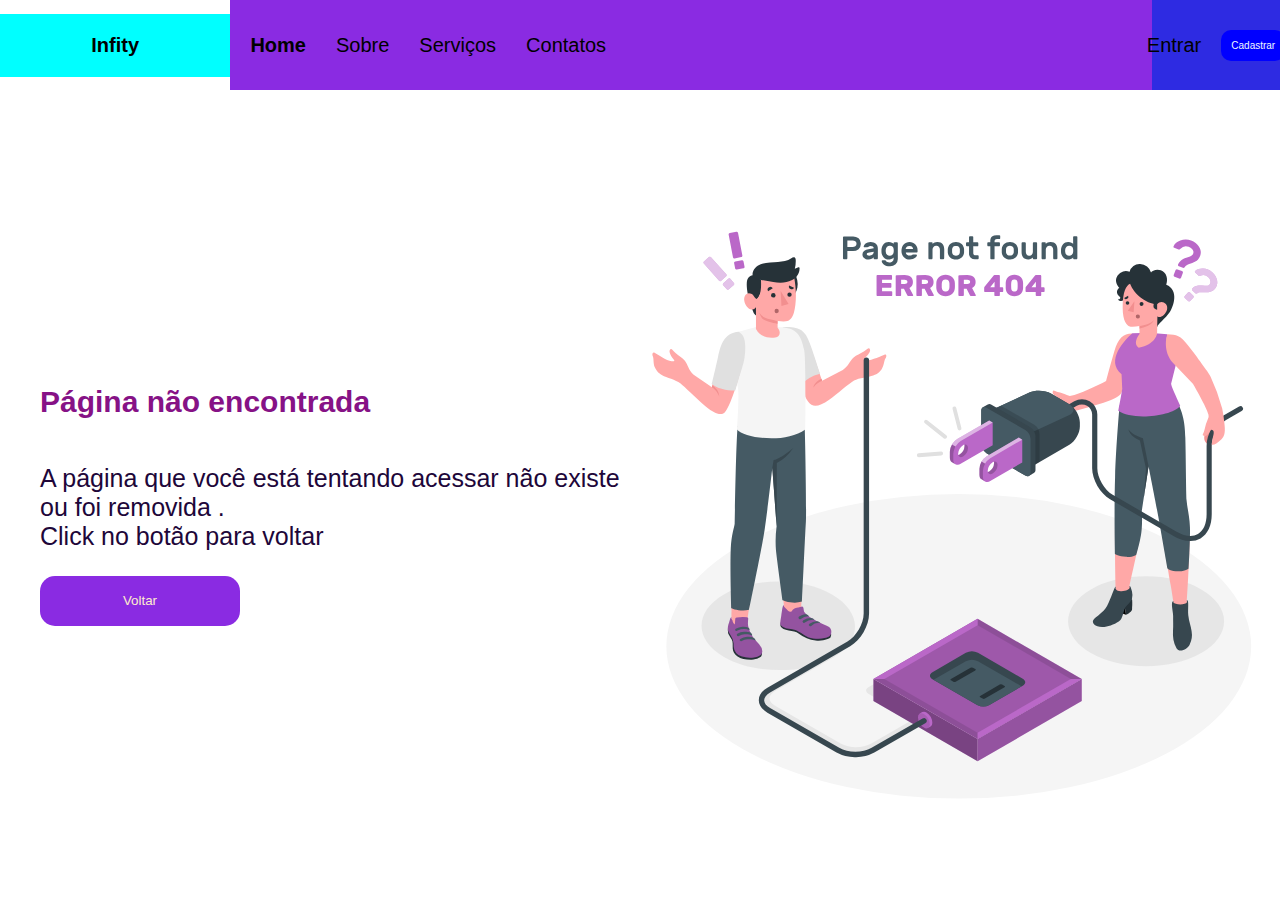
<file: aula-4/index.html>
<!DOCTYPE html>
<html lang="en">
<head>
    <meta charset="UTF-8">
    <meta name="viewport" content="width=device-width, initial-scale=1.0">
    <link rel="stylesheet" href="style.css">
    <title>Error Page</title>
</head>
<body>
    <div class="container">
        <header>
            <div class="logo">
               <p>Infity</p>
            </div>
            <div class="navegacao">
               <nav>
                    <a href="" id="select">Home</a>
                    <a href="">Sobre</a>
                    <a href="">Serviços</a>
                    <a href="">Contatos</a>
               </nav>
            </div>
            <div class="btns">
                  <a href="">Entrar</a>
                  <button>Cadastrar</button>
            </div>

        </header>
        <main>
            <div class="esquerda">
              <h1>Página não encontrada </h1>
              <p>
                A página que você está tentando acessar não existe ou foi removida .<br> Click no botão para voltar 
              </p>
              <button>Voltar</button>
            </div>
            <div class="direita">
               <img src="./img/404-error-page-not-found-with-people-connecting-a-plug-animate.svg" width="700px" alt="error404">
            </div>
        </main>
    </div>
</body>
</html>
</file>
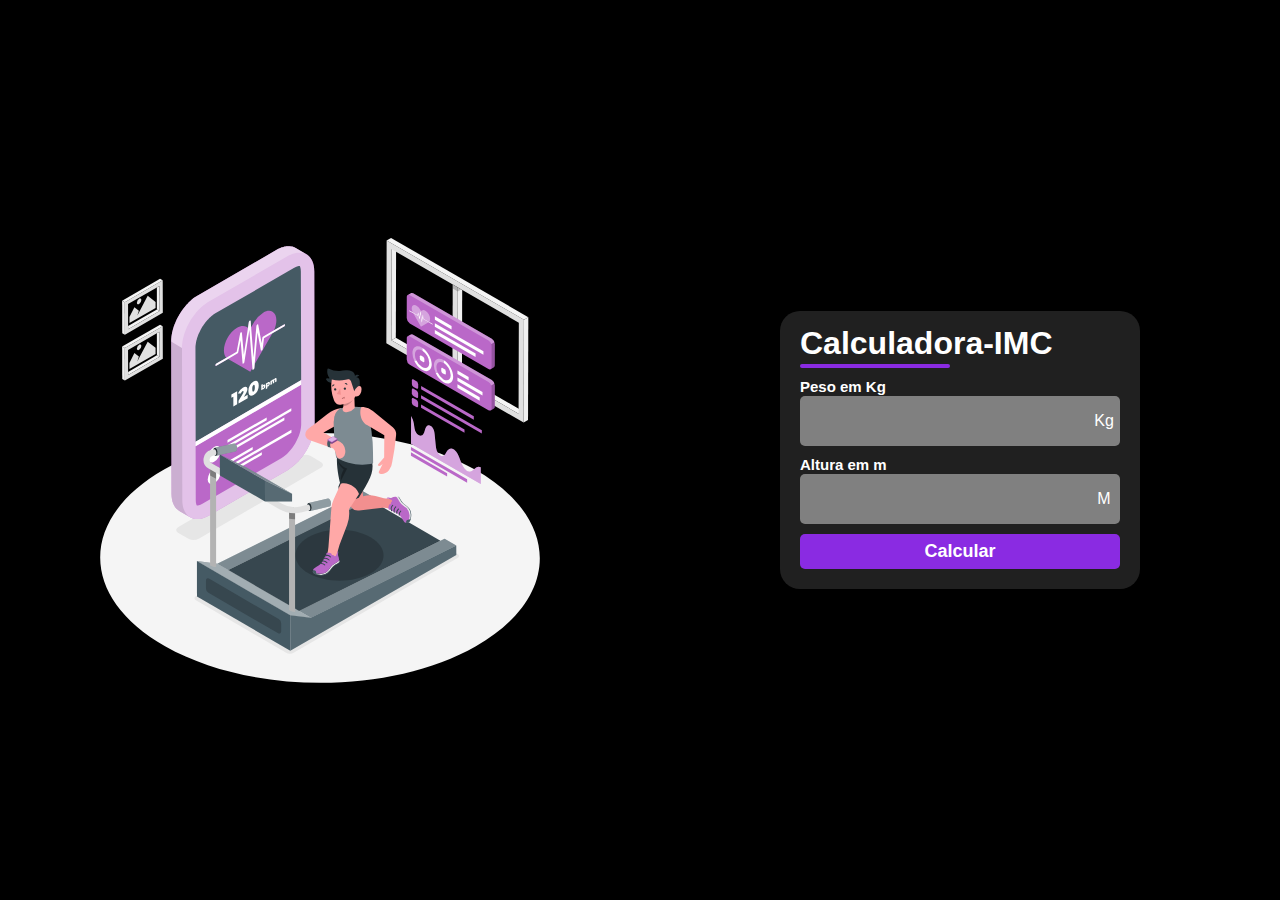
<file: aula-7/index.html>
<!DOCTYPE html>
<html lang="en">
<head>
    <meta charset="UTF-8">
    <meta name="viewport" content="width=device-width, initial-scale=1.0">
    <link rel="stylesheet" href="style.css">
    <link rel="stylesheet" href="https://cdnjs.cloudflare.com/ajax/libs/font-awesome/6.7.0/css/all.min.css" integrity="sha512-9xKTRVabjVeZmc+GUW8GgSmcREDunMM+Dt/GrzchfN8tkwHizc5RP4Ok/MXFFy5rIjJjzhndFScTceq5e6GvVQ==" crossorigin="anonymous" referrerpolicy="no-referrer" />
    <title>Calculadora IMC</title>
</head>
<body>
    <div class="container">
        <div class="esquerda">
<img src="./img/fitness-tracker-animate (1).svg" width="500px" alt="imagem animada">
        </div>
        <div class="direita">
            <div class="card">
            <div class="topo">
                <h1>Calculadora-IMC</h1>
                <div class="linha"></div>

            </div> 
            <div class="meio">
                <div class="inp">
                    <label for="peso">Peso em Kg</label>
                    <div class="campo">
                        <div class="icone">
                            <i class="fa-solid fa-weight-hanging"></i>
                        </div>
                        <div class="campo-input">
                            <input type="number" id="peso">
                        </div>
                        <div class="valor">
                           <p>Kg</p>
                        </div>
                    </div>
                </div>
                <div class="inp">
                    <label for="altura">Altura em m</label>
                    <div class="campo">
                        <div class="icone">
                            <i class="fa-solid fa-up-down"></i>
                        </div>
                        <div class="campo-input">
                            <input type="number" id="altura">
                        </div>
                        <div class="valor">
                            <p>M</p>
                        </div>
                    </div>
                </div>
                <button id="btn">Calcular</button>
            </div>
            <div class="fim" id="fim"></div>
          
           </div>
      </div>
       <script src="./script.js"></script> 
     </div>
</body>
</html>
</file>
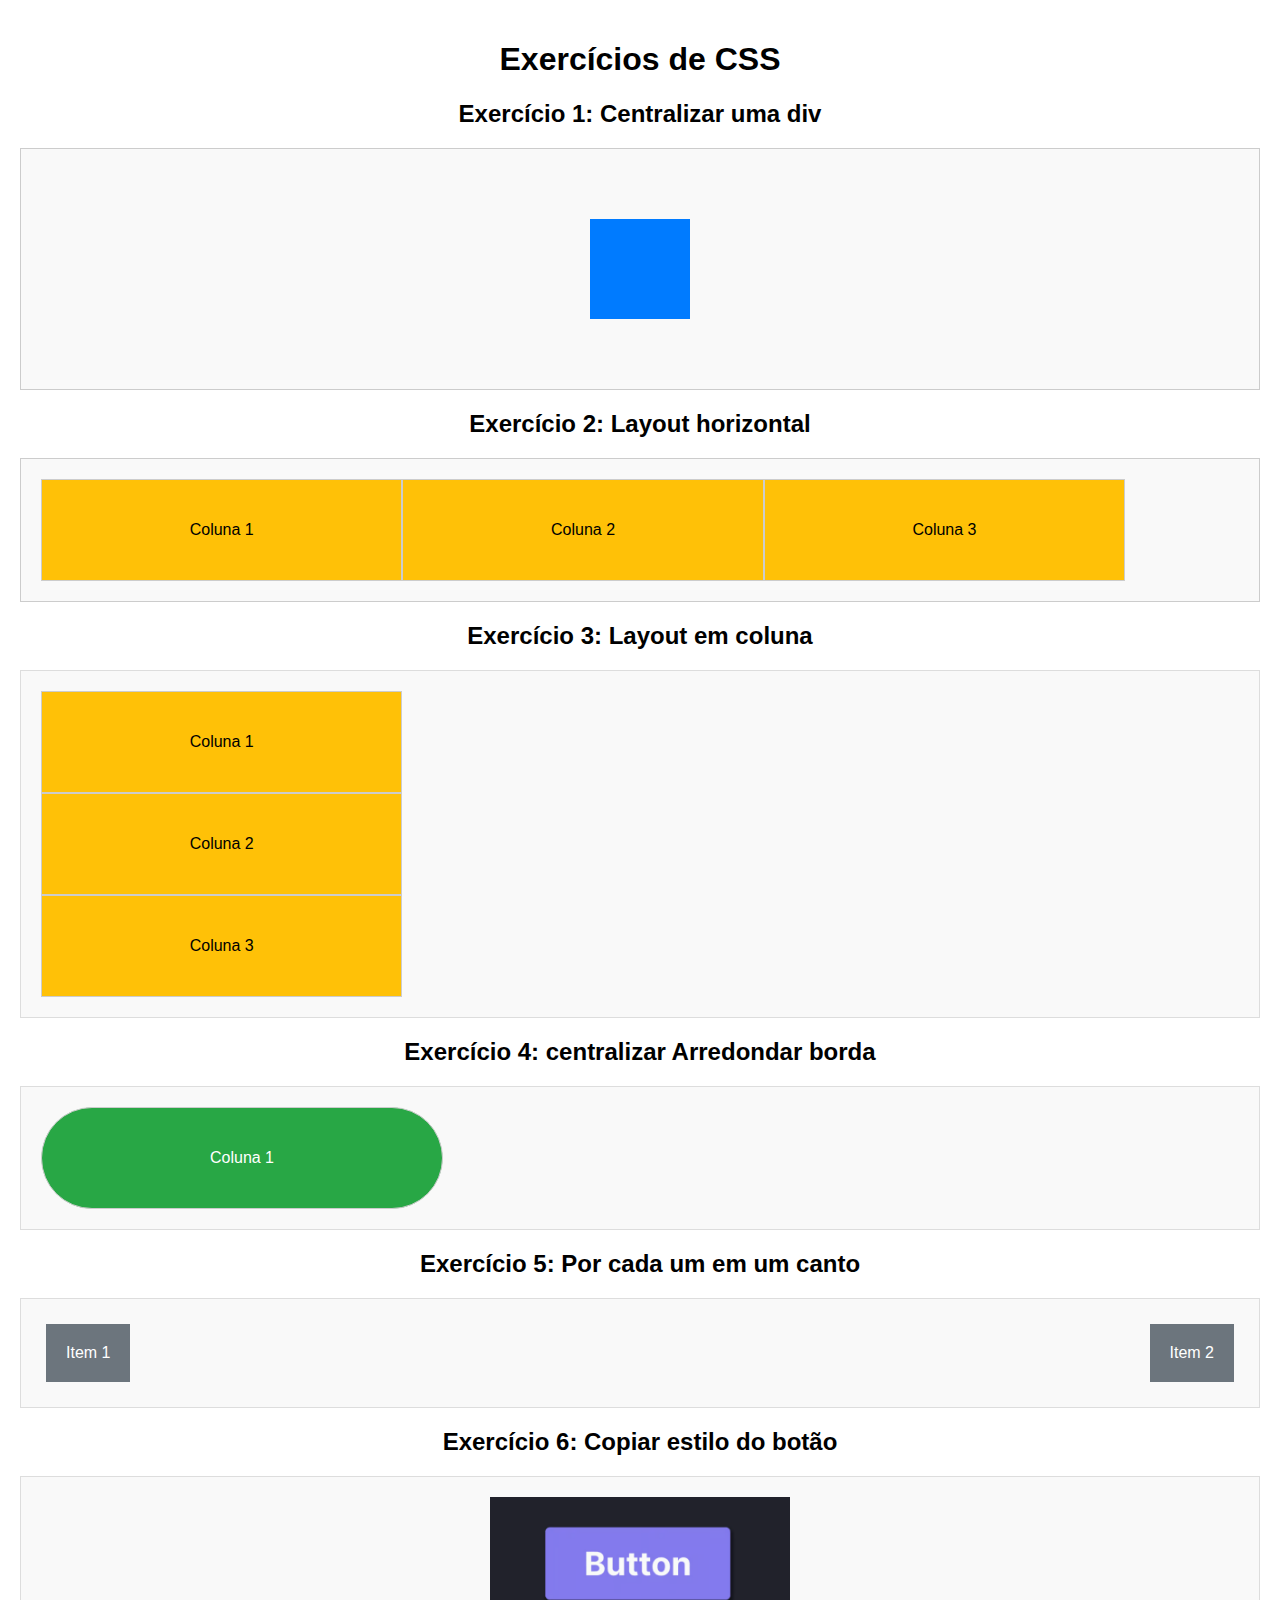
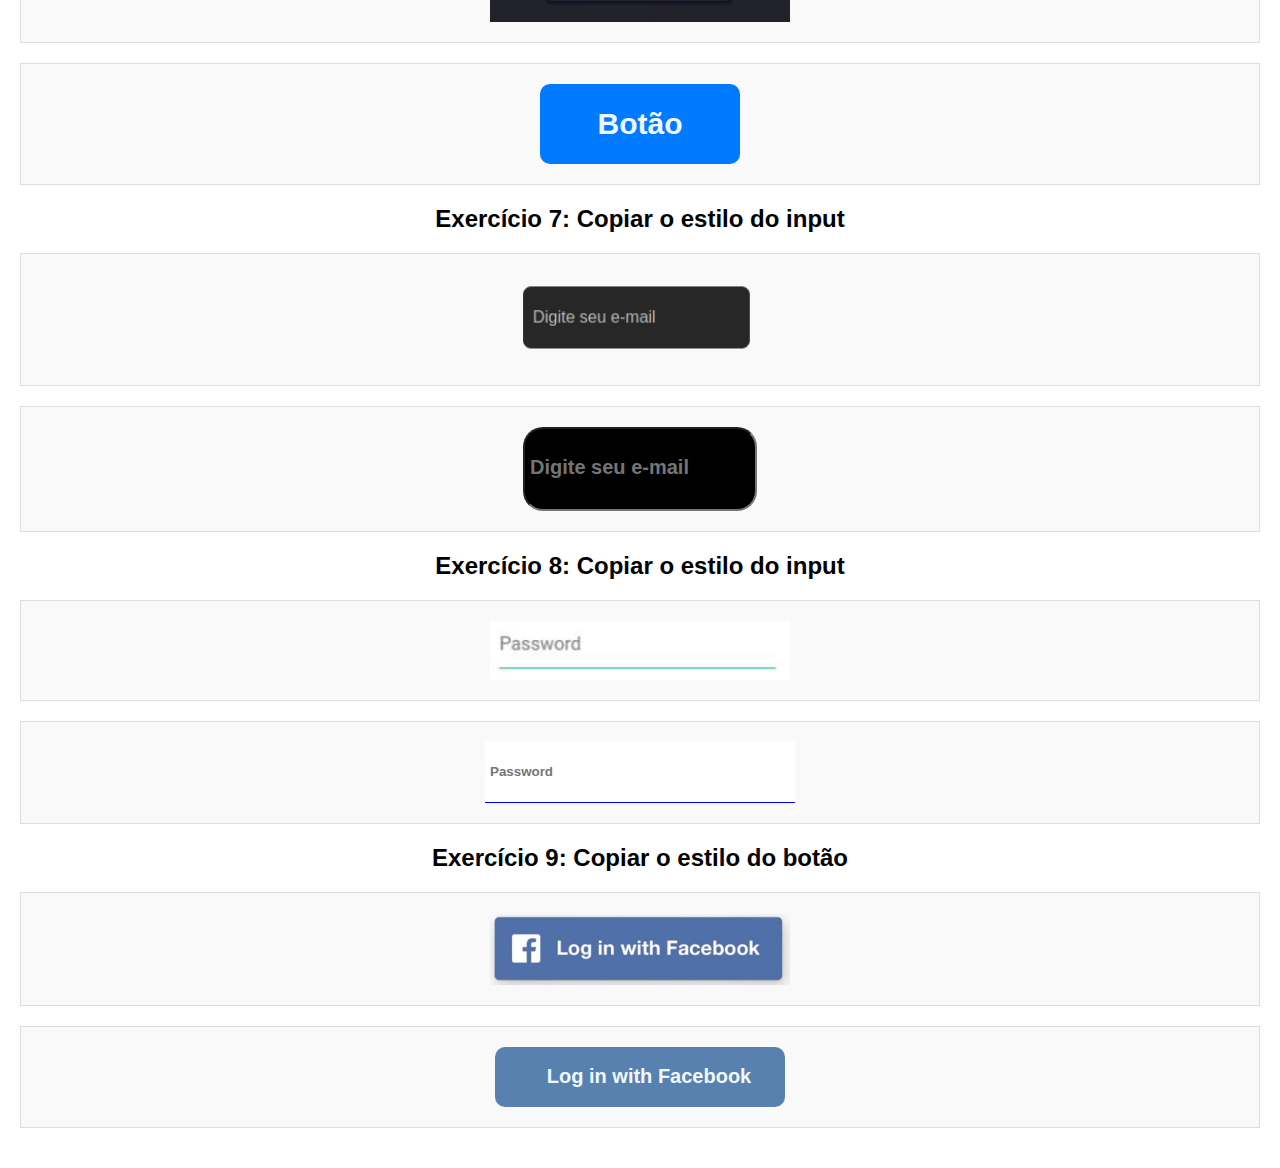
<file: css-pratica/index.html>
<!DOCTYPE html>
<html lang="en">
<head>
    <meta charset="UTF-8">
    <meta name="viewport" content="width=device-width, initial-scale=1.0">
    <link rel="stylesheet" href="https://cdnjs.cloudflare.com/ajax/libs/font-awesome/6.7.0/css/all.min.css" integrity="sha512-9xKTRVabjVeZmc+GUW8GgSmcREDunMM+Dt/GrzchfN8tkwHizc5RP4Ok/MXFFy5rIjJjzhndFScTceq5e6GvVQ==" crossorigin="anonymous" referrerpolicy="no-referrer" />
    <title>Exercícios de CSS</title>
    <link rel="stylesheet" href="styles.css">
</head>
<body>
    <h1>Exercícios de CSS</h1>

    <section>
        <h2>Exercício 1: Centralizar uma div</h2>
        <div class="exercise exercise1">
            <div class="box"></div>
        </div>
    </section>

    <section>
        <h2>Exercício 2: Layout horizontal</h2>
        <div class="exercise exercise2">
            <div class="column">Coluna 1</div>
            <div class="column">Coluna 2</div>
            <div class="column">Coluna 3</div>
        </div>
    </section>

    <section>
        <h2>Exercício 3: Layout em coluna</h2>
        <div class="exercise exercise3">
            <div class="column">Coluna 1</div>
            <div class="column">Coluna 2</div>
            <div class="column">Coluna 3</div>
        </div>
    </section>

    <section>
        <h2>Exercício 4: centralizar Arredondar borda</h2>
        <div class="exercise exercise4">
            <div class="column">Coluna 1</div>
        </div>
    </section>

    <section>
        <h2>Exercício 5: Por cada um em um canto</h2>
        <div class="exercise exercise5">
            <div class="flex-item">Item 1</div>
            <div class="flex-item">Item 2</div>
        </div>
    </section>

    <section>
        <h2>Exercício 6: Copiar estilo do botão</h2>
        <div class="exercise exercise6">
            <img src="./images//btn.png" width="300px"/>
        </div>
        <div class="exercise exercise6">
            <button>Botão</button>
        </div>
    </section>

    <section>
        <h2>Exercício 7: Copiar o estilo do input</h2>
        <div class="exercise exercise7">
            <img src="./images/input.png" width="300px"/>
        </div>
        <div class="exercise exercise7">
            <input type="text" placeholder="Digite seu e-mail">
        </div>
    </section>

    <section>
        <h2>Exercício 8: Copiar o estilo do input</h2>
        <div class="exercise exercise8">
            <img src="./images/image.png" width="300px"/>
        </div>
        <div class="exercise exercise8">
            <input type="text" placeholder="Password">
        </div>
    </section>

    <section>
        <h2>Exercício 9: Copiar o estilo do botão</h2>
        <div class="exercise exercise9">
            <img src="./images/image copy.png" width="300px"/>
        </div>
        <div class="exercise exercise9">
            <button>
                <div class="icone">
                    <i class="fa-brands fa-facebook"></i>
                </div>
                <div class="texto">
                    <p >Log in with Facebook</p>
                </div> 
            </button>
        </div>
    </section>


</body>
</html>
</file>
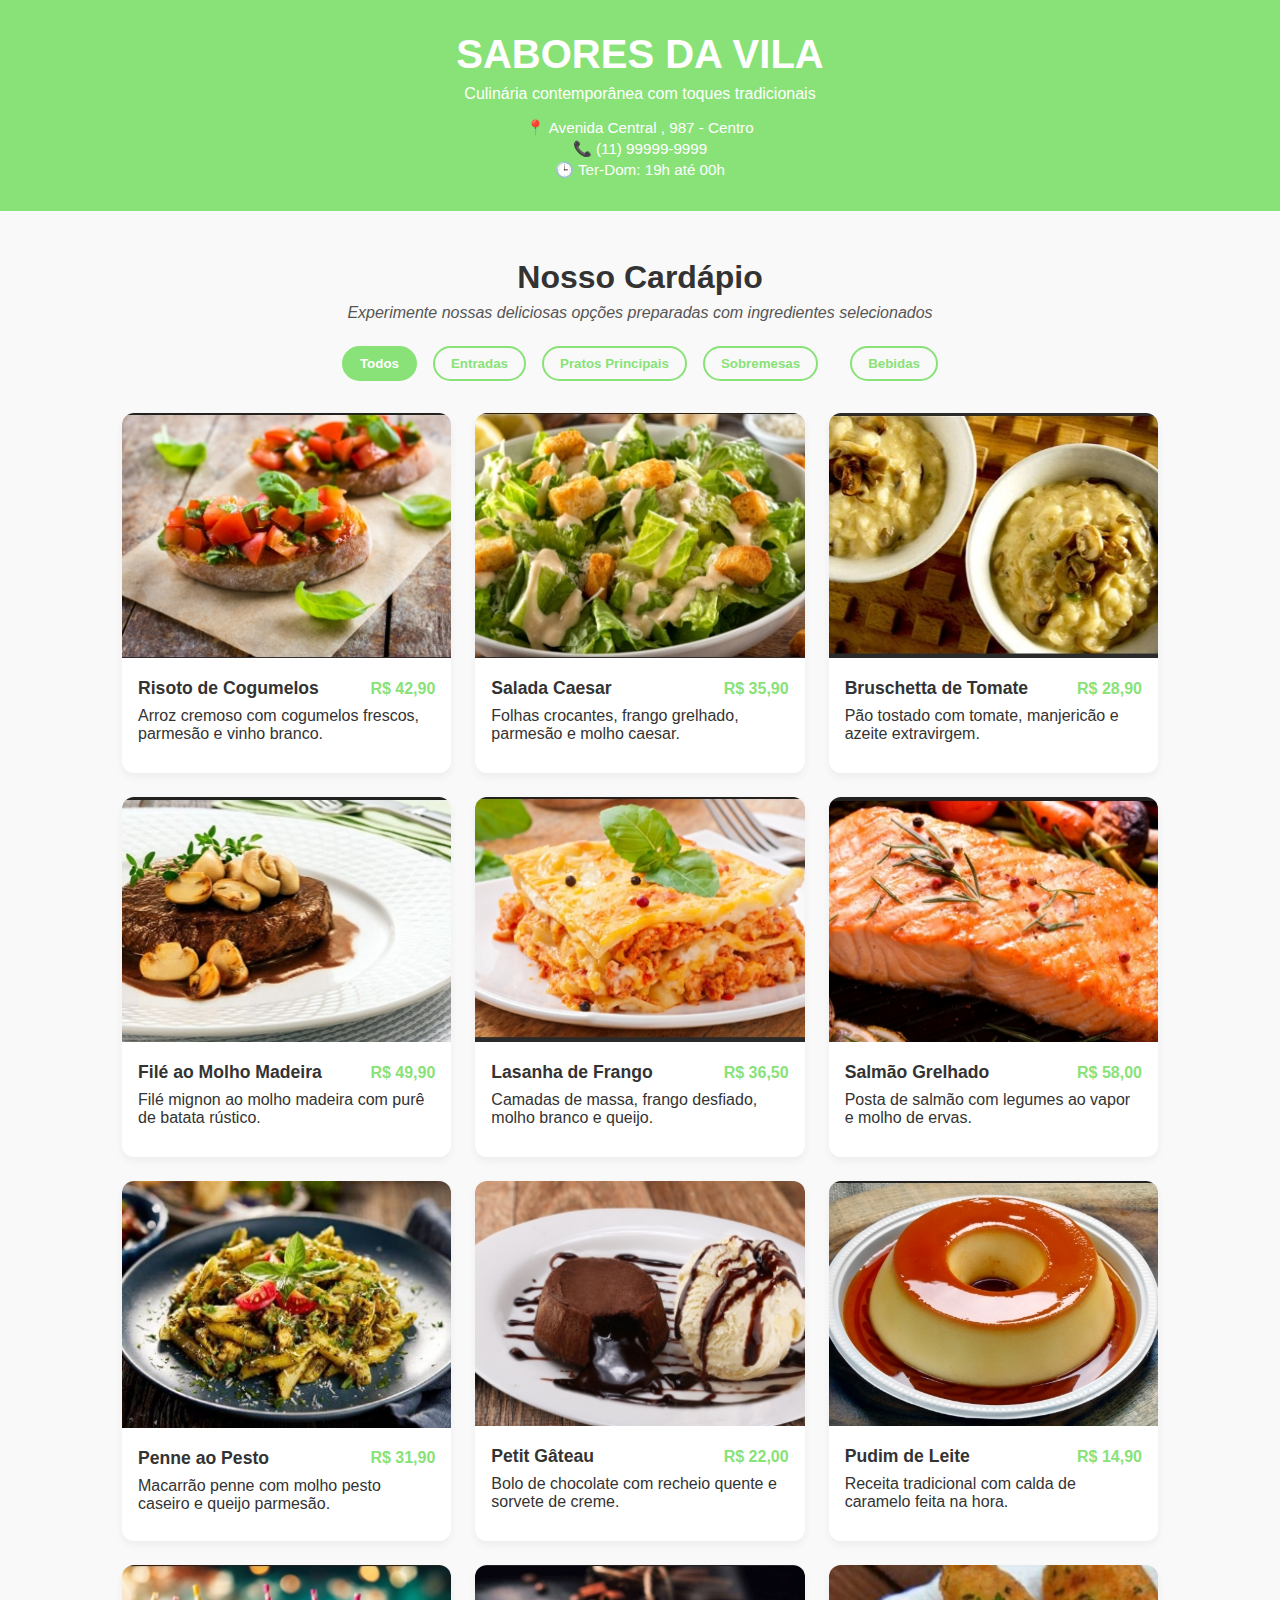
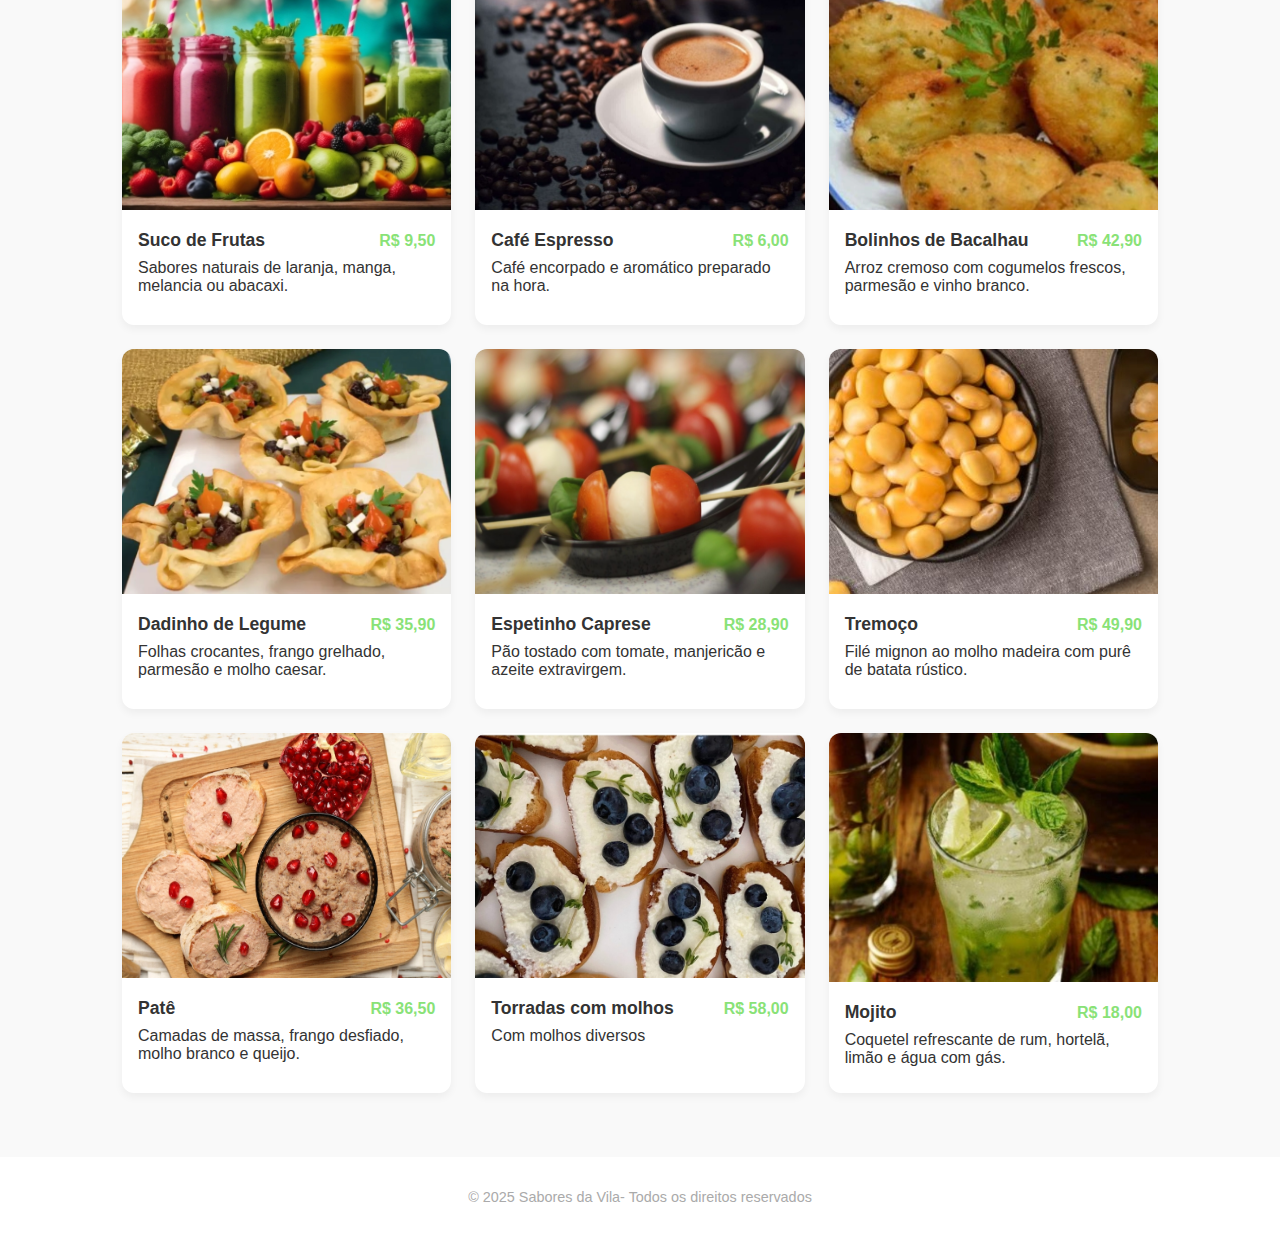
<file: desafio-html-css alteração link/index.html>
<!DOCTYPE html>
<html lang="pt-br">
  <head>
    <meta charset="UTF-8" />
    <meta name="viewport" content="width=device-width, initial-scale=1.0" />
    <title>Sabores da Vila</title>
   <link rel="stylesheet" href="https://cdnjs.cloudflare.com/ajax/libs/font-awesome/6.7.0/css/all.min.css" integrity="sha512-9xKTRVabjVeZmc+GUW8GgSmcREDunMM+Dt/GrzchfN8tkwHizc5RP4Ok/MXFFy5rIjJjzhndFScTceq5e6GvVQ==" crossorigin="anonymous" referrerpolicy="no-referrer" />
       <link rel="stylesheet" href="style.css" />
      
  </head>
  <body>
    <header>
      <h1>SABORES DA VILA</h1>
      <p>Culinária contemporânea com toques tradicionais</p>
      <div class="info">
        <span>📍 Avenida Central , 987 - Centro</span>
        <span>📞 (11) 99999-9999</span>
        <span>🕒 Ter-Dom: 19h até 00h</span>
      </div>
    </header>

    <main>
      <section class="menu-section">
        <h2>Nosso Cardápio</h2>
        <p class="subtitle">
          Experimente nossas deliciosas opções preparadas com ingredientes
          selecionados
        </p>

        <div class="filters">
          <button class="active">Todos</button>
         <a href="entrada.html" ><button>Entradas</button></a>
          <a href="pratosprincipais.html"><button>Pratos Principais</button></a>
          <a href="sobremesas.html"><button>Sobremesas</button></a>
          <a href="bebidas.html"></a><button>Bebidas</button>
        </div>

        <div class="menu-grid">
            <div class="card">
              <img src="./img/risoto de cogumelos.jpeg" alt="Risoto de Cogumelos">
              <div class="card-content">
                <h3>Risoto de Cogumelos <span class="price">R$ 42,90</span></h3>
                <p>Arroz cremoso com cogumelos frescos, parmesão e vinho branco.</p>
              </div>
            </div>
          
            <div class="card">
              <img src="./img/salada caesar.jpeg" alt="Salada Caesar">
              <div class="card-content">
                <h3>Salada Caesar <span class="price">R$ 35,90</span></h3>
                <p>Folhas crocantes, frango grelhado, parmesão e molho caesar.</p>
              </div>
            </div>
          
            <div class="card">
              <img src="./img/bruschetta de tomate.jpeg" alt="Bruschetta de Tomate">
              <div class="card-content">
                <h3>Bruschetta de Tomate <span class="price">R$ 28,90</span></h3>
                <p>Pão tostado com tomate, manjericão e azeite extravirgem.</p>
              </div>
            </div>
          
            <div class="card">
              <img src="./img/filé ao molho madeira.jpeg" alt="Filé ao Molho Madeira">
              <div class="card-content">
                <h3>Filé ao Molho Madeira <span class="price">R$ 49,90</span></h3>
                <p>Filé mignon ao molho madeira com purê de batata rústico.</p>
              </div>
            </div>
          
            <div class="card">
              <img src="./img/lasanha de frango.jpeg" alt="Lasanha de Frango">
              <div class="card-content">
                <h3>Lasanha de Frango <span class="price">R$ 36,50</span></h3>
                <p>Camadas de massa, frango desfiado, molho branco e queijo.</p>
              </div>
            </div>
          
            <div class="card">
              <img src="./img/salmao grelhado.jpeg" alt="Salmão Grelhado">
              <div class="card-content">
                <h3>Salmão Grelhado <span class="price">R$ 58,00</span></h3>
                <p>Posta de salmão com legumes ao vapor e molho de ervas.</p>
              </div>
            </div>
          
            <div class="card">
              <img src="./img/Penne ao Pesto.jpeg" alt="Penne ao Pesto">
              <div class="card-content">
                <h3>Penne ao Pesto <span class="price">R$ 31,90</span></h3>
                <p>Macarrão penne com molho pesto caseiro e queijo parmesão.</p>
              </div>
            </div>
          
            <div class="card">
              <img src="./img/petit gâteau.jpeg" alt="Petit Gâteau">
              <div class="card-content">
                <h3>Petit Gâteau <span class="price">R$ 22,00</span></h3>
                <p>Bolo de chocolate com recheio quente e sorvete de creme.</p>
              </div>
            </div>
          
            <div class="card">
              <img src="./img/pudim de leite.jpeg" alt="Pudim de Leite">
              <div class="card-content">
                <h3>Pudim de Leite <span class="price">R$ 14,90</span></h3>
                <p>Receita tradicional com calda de caramelo feita na hora.</p>
              </div>
            </div>
          
            <div class="card">
              <img src="./img/suco de frutas.jpeg" alt="Suco de Frutas">
              <div class="card-content">
                <h3>Suco de Frutas <span class="price">R$ 9,50</span></h3>
                <p>Sabores naturais de laranja, manga, melancia ou abacaxi.</p>
              </div>
            </div>
          
            <div class="card">
              <img src="./img/cafe espresso.jpeg" alt="Café Espresso">
              <div class="card-content">
                <h3>Café Espresso <span class="price">R$ 6,00</span></h3>
                <p>Café encorpado e aromático preparado na hora.</p>
              </div>
            </div>
            <div class="card">
              <img src="./img/entradabolinhosdebacalhau.jpeg" alt="Bolinhos de Bacalhau">
              <div class="card-content">
                <h3>Bolinhos de Bacalhau <span class="price">R$ 42,90</span></h3>
                <p>Arroz cremoso com cogumelos frescos, parmesão e vinho branco.</p>
              </div>
            </div>
          
            <div class="card">
              <img src="./img/entradadadinhodelegume.jpeg" alt="Dadinho de Legume">
              <div class="card-content">
                <h3>Dadinho de Legume<span class="price">R$ 35,90</span></h3>
                <p>Folhas crocantes, frango grelhado, parmesão e molho caesar.</p>
              </div>
            </div>
          
            <div class="card">
              <img src="./img/entradaespetinho Caprese.jpeg" alt="Espetinho Caprese">
              <div class="card-content">
                <h3>Espetinho Caprese<span class="price">R$ 28,90</span></h3>
                <p>Pão tostado com tomate, manjericão e azeite extravirgem.</p>
              </div>
            </div>
          
            <div class="card">
              <img src="./img/entradatremoço.jpeg" alt="Tremoço">
              <div class="card-content">
                <h3>Tremoço<span class="price">R$ 49,90</span></h3>
                <p>Filé mignon ao molho madeira com purê de batata rústico.</p>
              </div>
            </div>
          
            <div class="card">
              <img src="./img/entradaspate.jpeg" alt="Patê">
              <div class="card-content">
                <h3>Patê<span class="price">R$ 36,50</span></h3>
                <p>Camadas de massa, frango desfiado, molho branco e queijo.</p>
              </div>
            </div>
          
            <div class="card">
              <img src="./img/entradatorradas e molhos diversos.jpeg" alt="Salmão Grelhado">
              <div class="card-content">
                <h3>Torradas com molhos<span class="price">R$ 58,00</span></h3>
                <p>Com molhos diversos</p>
              </div>
            </div>
          
            <div class="card">
              <img src="./img/mojito.jpeg" alt="Mojito" >
              <div class="card-content">
                <h3>Mojito <span class="price">R$ 18,00</span></h3>
                <p>Coquetel refrescante de rum, hortelã, limão e água com gás.</p>
              </div>
            </div>
          </div>         
      </section>
    </main>
    <a href="https://web.whatsapp.com/" target="_blank" id="animacao" class="botaodewhatsapp" >
      <i class="fa-brands fa-square-whatsapp fa-bounce" style="color: #45e164;"></i>
      
     </a>

    <footer>© 2025 Sabores da Vila- Todos os direitos reservados</footer>
  </body>
</html>
</file>
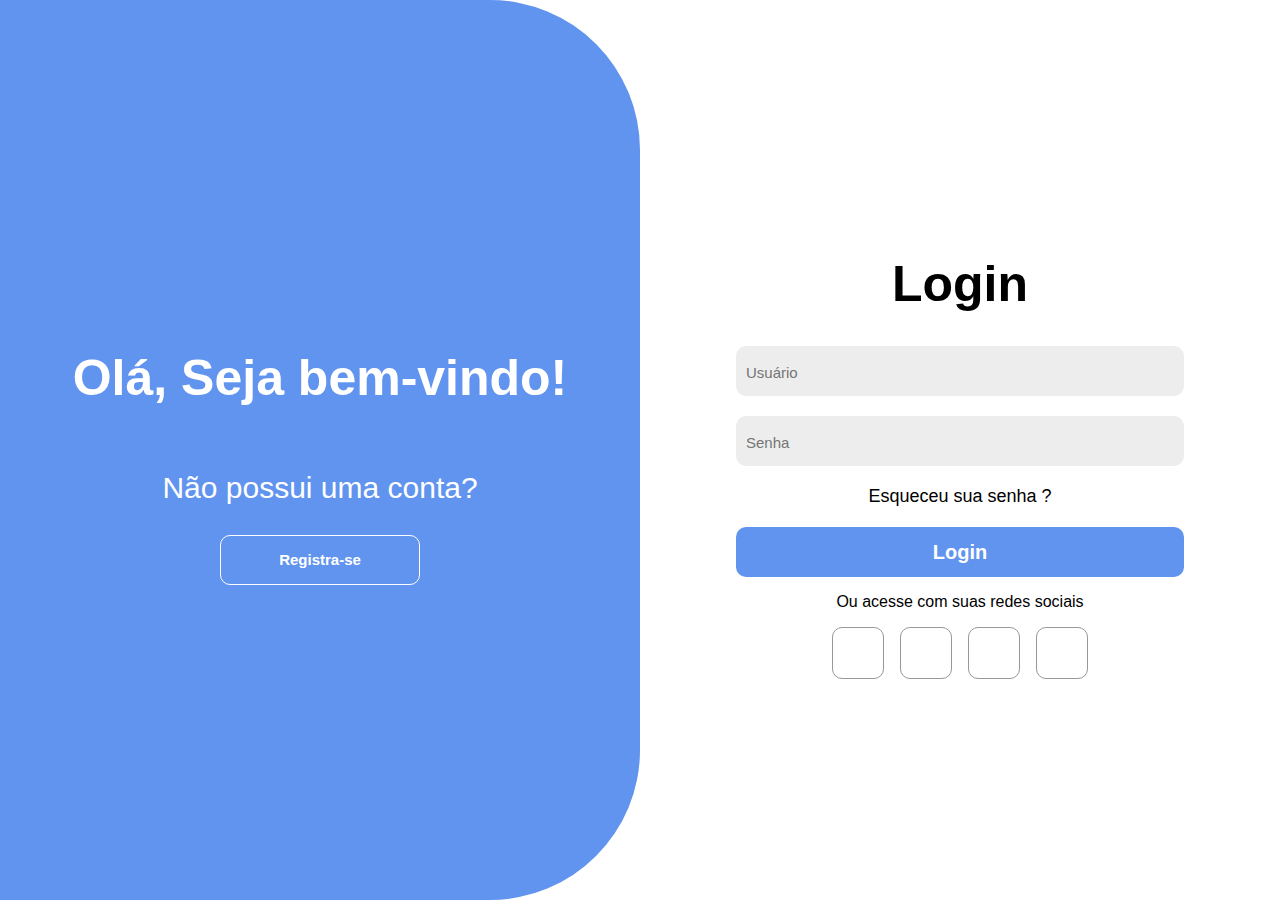
<file: projeto-aula-5/index.html>
<!DOCTYPE html>
<html lang="en">
<head>
    <meta charset="UTF-8">
    <meta name="viewport" content="width=<device-width>, initial-scale=1.0">
    <link rel="stylesheet" href="https://cdnjs.cloudflare.com/ajax/libs/font-awesome/6.7.0/css/all.min.css" integrity="sha512-9xKTRVabjVeZmc+GUW8GgSmcREDunMM+Dt/GrzchfN8tkwHizc5RP4Ok/MXFFy5rIjJjzhndFScTceq5e6GvVQ==" crossorigin="anonymous" referrerpolicy="no-referrer" />
   <link rel="stylesheet" href="style.css">
    <title>Document</title>
</head>
<body>
    <div class="container">
        <div class="esquerda">
<h1>Olá, Seja bem-vindo!</h1>
<p>Não possui uma conta?</p>
<button>Registra-se</button>
        </div>
        <div class="direita">
<h1>Login</h1>
<div class="inp">
    <div class="campo">
<input type="text" placeholder="Usuário">
    </div>
    <div class="icone">
        <i class="fa-solid fa-user"></i>
    </div>

</div>
<div class="inp">
    <div class="campo">
<input type="password" placeholder="Senha">
    </div>
    <div class="icone">
        <i class="fa-solid fa-lock"></i>
    </div>
</div>
<a href="">Esqueceu sua senha ?</a>
<button>Login</button>
<p>Ou acesse com suas redes sociais </p>
    <div class="opcoes">
        <!-- .opcoes*4 -->
<div class="opcao">
    <i class="fa-brands fa-google"></i>
</div>
<div class="opcao">
    <i class="fa-brands fa-facebook"></i>
</div>
<div class="opcao">
    <i class="fa-brands fa-github"></i>
</div>
<div class="opcao">
    <i class="fa-brands fa-linkedin"></i>
</div>
    </div>
        </div>
    </div>
</body>
</html>
</file>
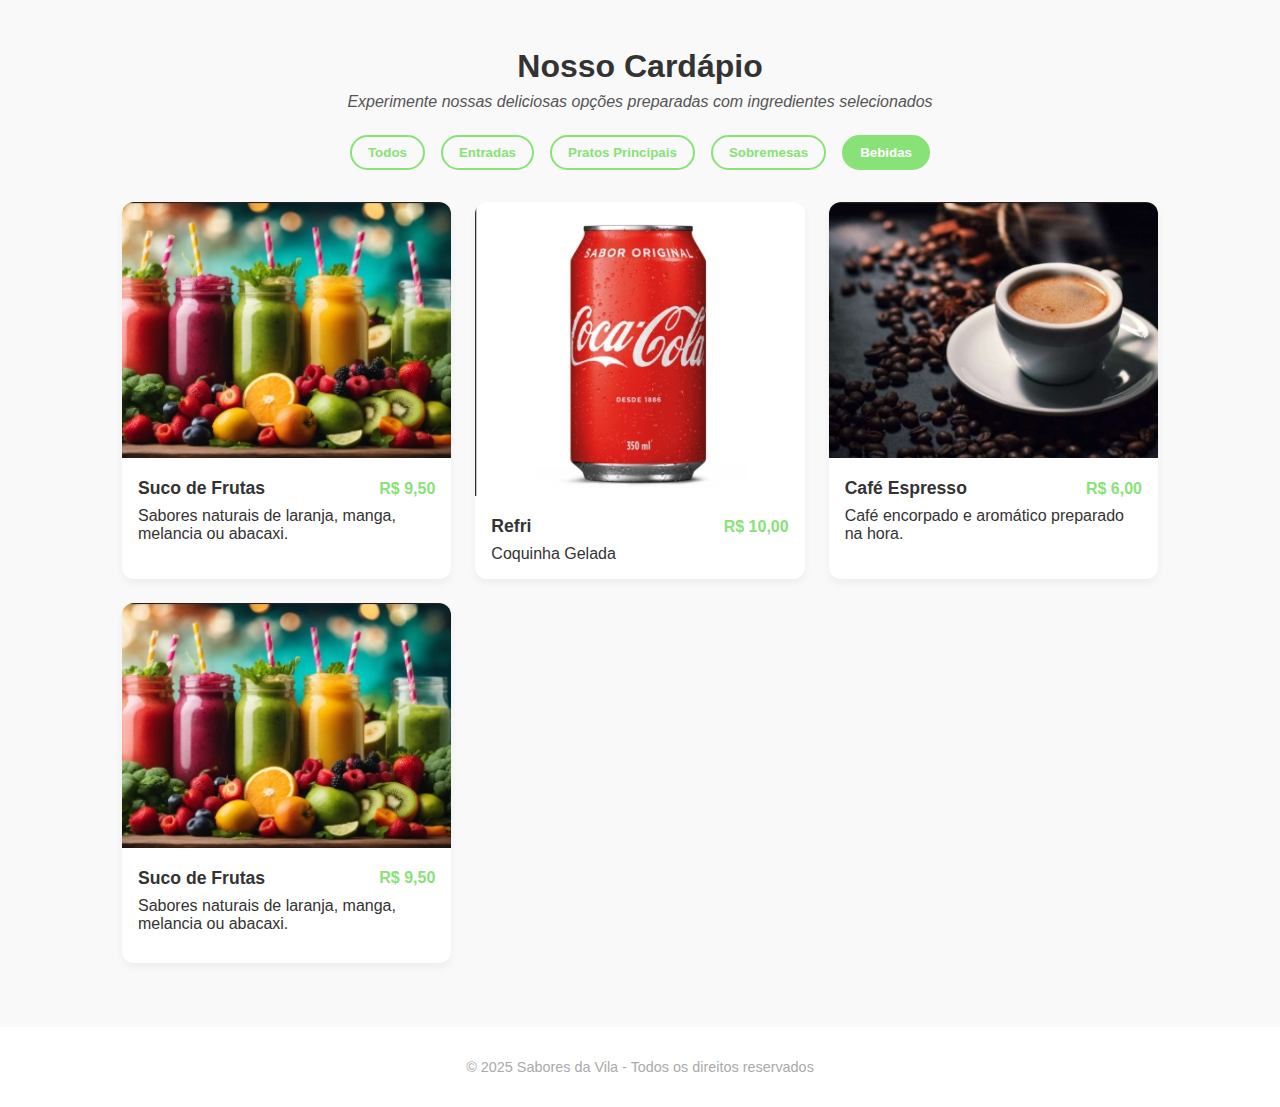
<file: desafio-html-css alteração link/bebidas.html>
<!DOCTYPE html>
<html lang="pt-br">
  <head>
    <meta charset="UTF-8" />
    <meta name="viewport" content="width=device-width, initial-scale=1.0" />
    <title>Sabores da Vila</title>
   <link rel="stylesheet" href="https://cdnjs.cloudflare.com/ajax/libs/font-awesome/6.7.0/css/all.min.css" integrity="sha512-9xKTRVabjVeZmc+GUW8GgSmcREDunMM+Dt/GrzchfN8tkwHizc5RP4Ok/MXFFy5rIjJjzhndFScTceq5e6GvVQ==" crossorigin="anonymous" referrerpolicy="no-referrer" />
       <link rel="stylesheet" href="style.css" />
      
  </head>
<body>
  

    <main>
      <section class="menu-section">
        <h2>Nosso Cardápio</h2>
        <p class="subtitle">
          Experimente nossas deliciosas opções preparadas com ingredientes
          selecionados
        </p>

        <div class="filters">
        <a href="entrada.html" ><button >Todos</button></a>
        <a href="entrada.html" > <button>Entradas</button></a>
        <a href="pratosprincipais.html"><button  >Pratos Principais</button></a>
        <a href="sobremesas.html"><button>Sobremesas</button></a>
        <a href="bebidas.html"><button class="active">Bebidas</button></a>
        </div>

        <div class="menu-grid">
             <div class="card">
              <img src="./img/suco de frutas.jpeg" alt="Suco de Frutas">
              <div class="card-content">
                <h3>Suco de Frutas <span class="price">R$ 9,50</span></h3>
                <p>Sabores naturais de laranja, manga, melancia ou abacaxi.</p>
              </div>
            </div>
          
            <div class="card">
              <img src="./img/latinhadecoca.jpeg" alt="coca">
              <div class="card-content">
                <h3>Refri <span class="price">R$ 10,00</span></h3>
                <p>Coquinha Gelada</p>
              </div>
            </div>
            <div class="card">
              <img src="./img/cafe espresso.jpeg" alt="Café Espresso">
              <div class="card-content">
                <h3>Café Espresso <span class="price">R$ 6,00</span></h3>
                <p>Café encorpado e aromático preparado na hora.</p>
              </div>
            </div>
          
        
          
            <div class="card">
              <img src="./img/suco de frutas.jpeg" alt="Suco de Frutas">
              <div class="card-content">
                <h3>Suco de Frutas <span class="price">R$ 9,50</span></h3>
                <p>Sabores naturais de laranja, manga, melancia ou abacaxi.</p>
              </div>
            </div>
          
          
          
           
          </div>         
      </section>
    </main>
    <a href="https://web.whatsapp.com/" target="_blank" id="animacao" class="botaodewhatsapp" >
      <i class="fa-brands fa-square-whatsapp fa-bounce" style="color: #45e164;"></i>
      
     </a>

    <footer>© 2025 Sabores da Vila - Todos os direitos reservados</footer>
  </body>
</html>
</file>
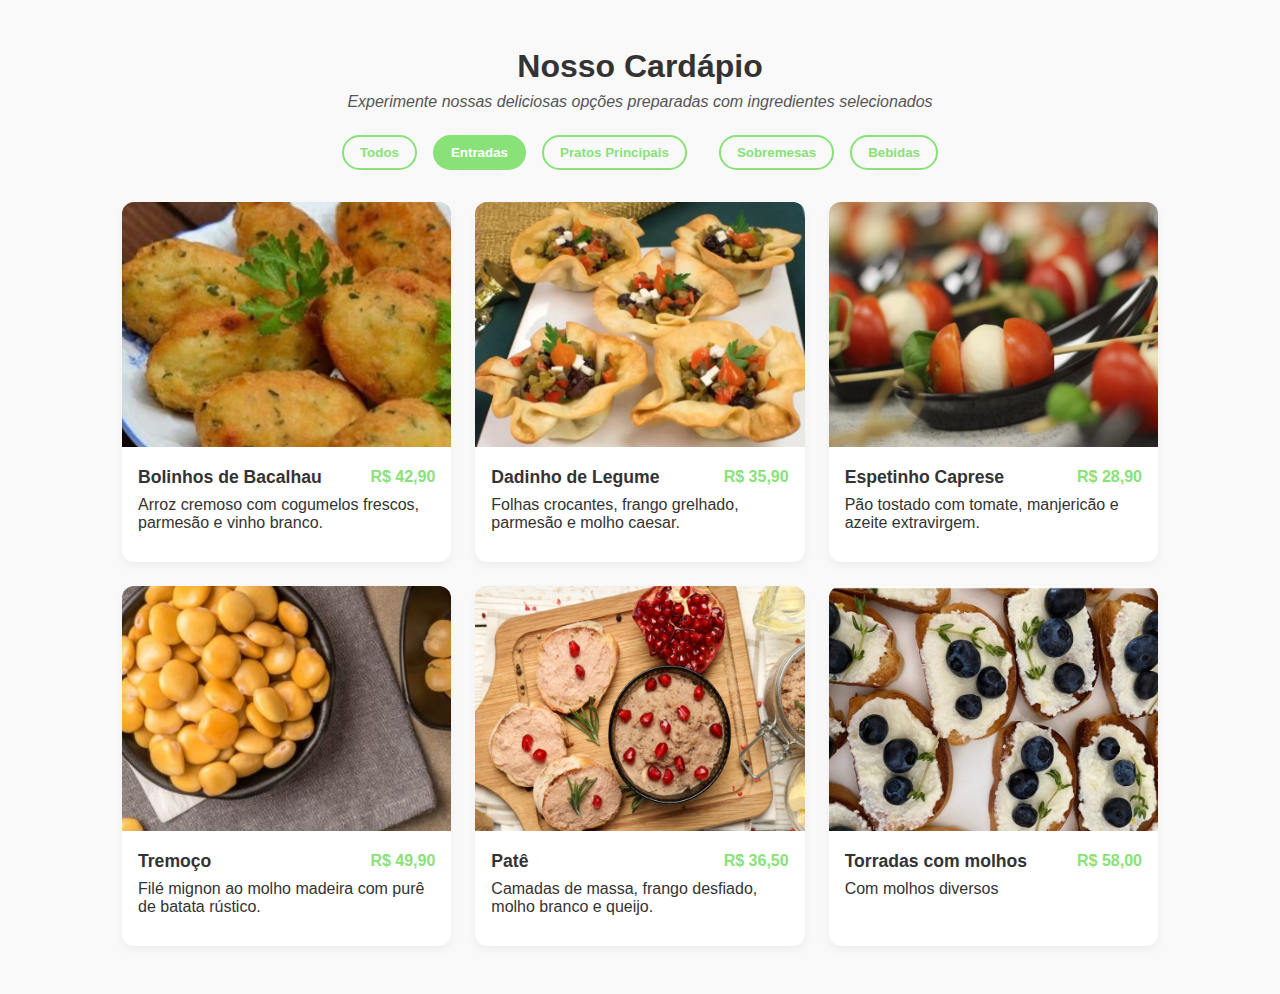
<file: desafio-html-css alteração link/entrada.html>
<!DOCTYPE html>
<html lang="en">
<head>
    <meta charset="UTF-8">
    <meta name="viewport" content="width=device-width, initial-scale=1.0">
    <link rel="stylesheet" href="style.css">
    <link rel="stylesheet" href="https://cdnjs.cloudflare.com/ajax/libs/font-awesome/6.7.0/css/all.min.css" integrity="sha512-9xKTRVabjVeZmc+GUW8GgSmcREDunMM+Dt/GrzchfN8tkwHizc5RP4Ok/MXFFy5rIjJjzhndFScTceq5e6GvVQ==" crossorigin="anonymous" referrerpolicy="no-referrer" />
   
    <title>Sabores da Vila</title>
</head>
<body>
    <main>
        <section class="menu-section">
            <h2>Nosso Cardápio</h2>
            <p class="subtitle">
              Experimente nossas deliciosas opções preparadas com ingredientes
              selecionados
            </p>
    
            <div class="filters">
             <a href="index.html" ><button  >Todos</button></a>
             <a href="entrada.html" target="_blank"> <button class="active">Entradas</button></a>
              <a href="pratosprincipais.html" target="_blank"><button>Pratos Principais</button></a>
              <a href="sobremesas.html"></a><button>Sobremesas</button></a>
              <a href="bebidas.html"><button >Bebidas</button></a>
            </div>
    
            <div class="menu-grid">
                <div class="card">
                  <img src="./img/entradabolinhosdebacalhau.jpeg" alt="Bolinhos de Bacalhau">
                  <div class="card-content">
                    <h3>Bolinhos de Bacalhau <span class="price">R$ 42,90</span></h3>
                    <p>Arroz cremoso com cogumelos frescos, parmesão e vinho branco.</p>
                  </div>
                </div>
              
                <div class="card">
                  <img src="./img/entradadadinhodelegume.jpeg" alt="Dadinho de Legume">
                  <div class="card-content">
                    <h3>Dadinho de Legume<span class="price">R$ 35,90</span></h3>
                    <p>Folhas crocantes, frango grelhado, parmesão e molho caesar.</p>
                  </div>
                </div>
              
                <div class="card">
                  <img src="./img/entradaespetinho Caprese.jpeg" alt="Espetinho Caprese">
                  <div class="card-content">
                    <h3>Espetinho Caprese<span class="price">R$ 28,90</span></h3>
                    <p>Pão tostado com tomate, manjericão e azeite extravirgem.</p>
                  </div>
                </div>
              
                <div class="card">
                  <img src="./img/entradatremoço.jpeg" alt="Tremoço">
                  <div class="card-content">
                    <h3>Tremoço<span class="price">R$ 49,90</span></h3>
                    <p>Filé mignon ao molho madeira com purê de batata rústico.</p>
                  </div>
                </div>
              
                <div class="card">
                  <img src="./img/entradaspate.jpeg" alt="Patê">
                  <div class="card-content">
                    <h3>Patê<span class="price">R$ 36,50</span></h3>
                    <p>Camadas de massa, frango desfiado, molho branco e queijo.</p>
                  </div>
                </div>
              
                <div class="card">
                  <img src="./img/entradatorradas e molhos diversos.jpeg" alt="Salmão Grelhado">
                  <div class="card-content">
                    <h3>Torradas com molhos<span class="price">R$ 58,00</span></h3>
                    <p>Com molhos diversos</p>
                  </div>
                </div>
              
                <!-- <div class="card"
                  <img src="./img/Penne ao Pesto.jpeg" alt="Penne ao Pesto">
                  <div class="card-content">
                    <h3>Penne ao Pesto <span class="price">R$ 31,90</span></h3>
                    <p>Macarrão penne com molho pesto caseiro e queijo parmesão.</p>
                  </div>
                </div>
              
                <div class="card">
                  <img src="./img/petit gâteau.jpeg" alt="Petit Gâteau">
                  <div class="card-content">
                    <h3>Petit Gâteau <span class="price">R$ 22,00</span></h3>
                    <p>Bolo de chocolate com recheio quente e sorvete de creme.</p>
                  </div>
                </div>
              
                <div class="card">
                  <img src="./img/pudim de leite.jpeg" alt="Pudim de Leite">
                  <div class="card-content">
                    <h3>Pudim de Leite <span class="price">R$ 14,90</span></h3>
                    <p>Receita tradicional com calda de caramelo feita na hora.</p>
                  </div>
                </div>
              
                <div class="card">
                  <img src="./img/suco de frutas.jpeg" alt="Suco de Frutas">
                  <div class="card-content">
                    <h3>Suco de Frutas <span class="price">R$ 9,50</span></h3>
                    <p>Sabores naturais de laranja, manga, melancia ou abacaxi.</p>
                  </div>
                </div>
              
                <div class="card">
                  <img src="./img/cafe espresso.jpeg" alt="Café Espresso">
                  <div class="card-content">
                    <h3>Café Espresso <span class="price">R$ 6,00</span></h3>
                    <p>Café encorpado e aromático preparado na hora.</p>
                  </div>
                </div>
              
                <div class="card">
                  <img src="./img/mojito.jpeg" alt="Mojito" >
                  <div class="card-content">
                    <h3>Mojito <span class="price">R$ 18,00</span></h3>
                    <p>Coquetel refrescante de rum, hortelã, limão e água com gás.</p>
                  </div>
                </div>
              </div>   > -->      
          </section>
    </main>
    <a href="https://web.whatsapp.com/" target="_blank" id="animacao" class="botaodewhatsapp" >
        <i class="fa-brands fa-square-whatsapp fa-bounce" style="color: #63E6BE;"></i>
        
       </a>
</body>
</html>
</file>
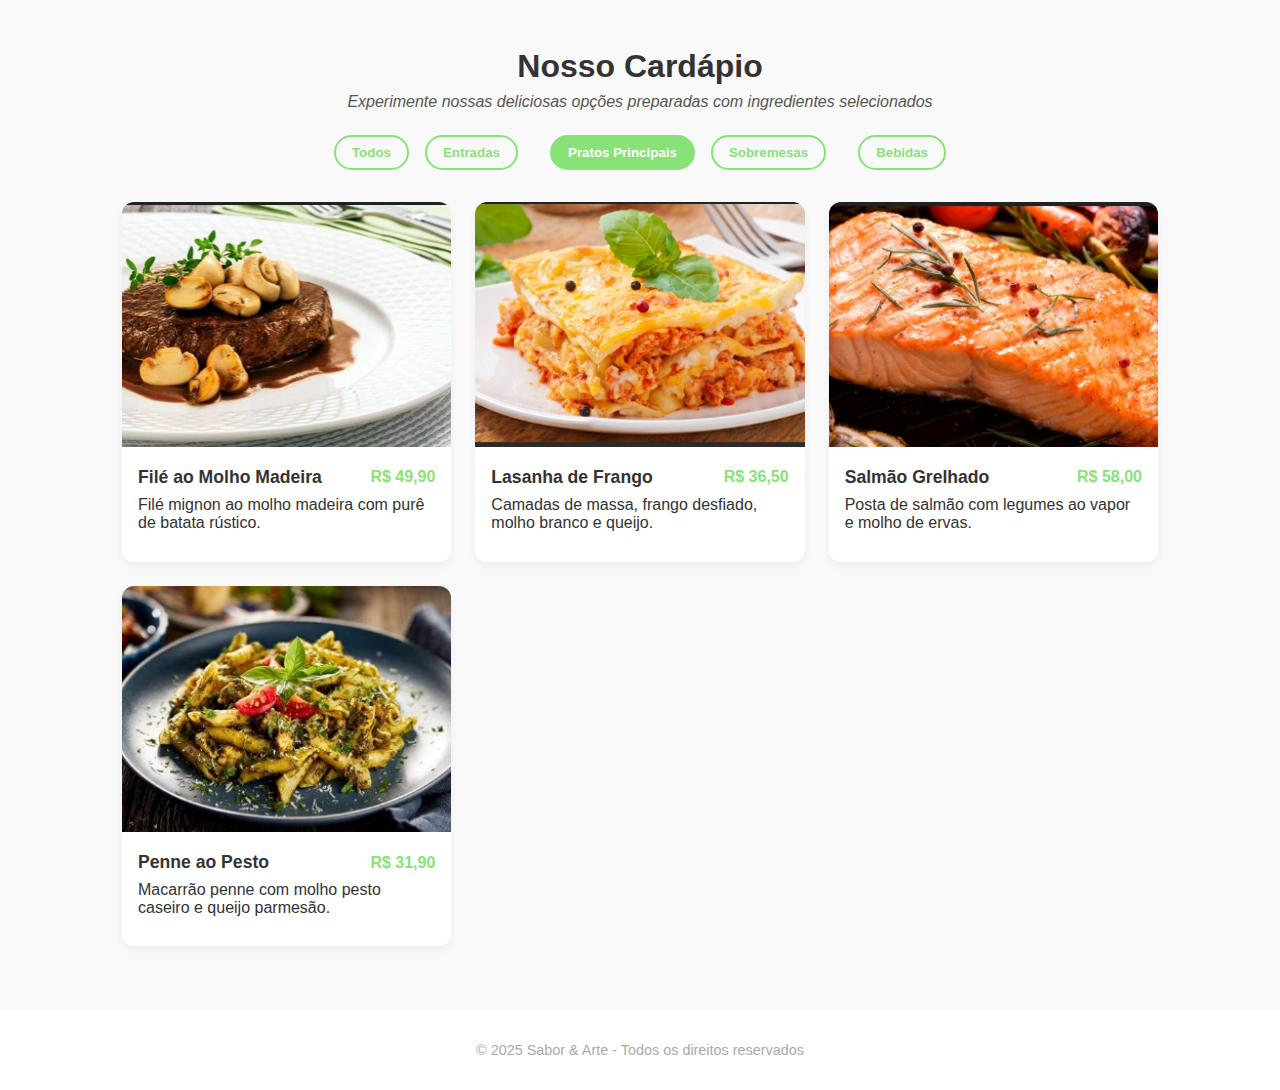
<file: desafio-html-css alteração link/pratosprincipais.html>
<!DOCTYPE html>
<html lang="en">
<head>
    <meta charset="UTF-8">
    <meta name="viewport" content="width=device-width, initial-scale=1.0">
    <link rel="stylesheet" href="style.css">
    <link rel="stylesheet" href="https://cdnjs.cloudflare.com/ajax/libs/font-awesome/6.7.0/css/all.min.css" integrity="sha512-9xKTRVabjVeZmc+GUW8GgSmcREDunMM+Dt/GrzchfN8tkwHizc5RP4Ok/MXFFy5rIjJjzhndFScTceq5e6GvVQ==" crossorigin="anonymous" referrerpolicy="no-referrer" />

    <title>Sabores da Vila</title>
</head>
<body>
    <main>
        <section class="menu-section">
          <h2>Nosso Cardápio</h2>
          <p class="subtitle">
            Experimente nossas deliciosas opções preparadas com ingredientes
            selecionados
          </p>
  
          <div class="filters">
           <a href="index.html"> <button >Todos</button></a>
           <a href="entrada.html" > <button>Entradas</button></a>
           <a href="pratosprincipais.html" ></a> <button class="active">Pratos Principais</button></a>
           <a href="sobremesas.html"><button  >Sobremesas</button></a>
           <a href="bebidas.html"></a> <button>Bebidas</button>
          </div>
  
          <div class="menu-grid">
              
            
              <div class="card">
                <img src="./img/filé ao molho madeira.jpeg" alt="Filé ao Molho Madeira">
                <div class="card-content">
                  <h3>Filé ao Molho Madeira <span class="price">R$ 49,90</span></h3>
                  <p>Filé mignon ao molho madeira com purê de batata rústico.</p>
                </div>
              </div>
            
              <div class="card">
                <img src="./img/lasanha de frango.jpeg" alt="Lasanha de Frango">
                <div class="card-content">
                  <h3>Lasanha de Frango <span class="price">R$ 36,50</span></h3>
                  <p>Camadas de massa, frango desfiado, molho branco e queijo.</p>
                </div>
              </div>
            
              <div class="card">
                <img src="./img/salmao grelhado.jpeg" alt="Salmão Grelhado">
                <div class="card-content">
                  <h3>Salmão Grelhado <span class="price">R$ 58,00</span></h3>
                  <p>Posta de salmão com legumes ao vapor e molho de ervas.</p>
                </div>
              </div>
            
              <div class="card">
                <img src="./img/Penne ao Pesto.jpeg" alt="Penne ao Pesto">
                <div class="card-content">
                  <h3>Penne ao Pesto <span class="price">R$ 31,90</span></h3>
                  <p>Macarrão penne com molho pesto caseiro e queijo parmesão.</p>
                </div>
              </div>
            
             
            
            </div>         
        </section>
      </main>
      <a href="https://web.whatsapp.com/" target="_blank" id="animacao" class="botaodewhatsapp" >
        <i class="fa-brands fa-square-whatsapp fa-bounce" style="color: #45e164;"></i>
        
       </a>
  
      <footer>© 2025 Sabor & Arte - Todos os direitos reservados</footer>
</body>
</html>
</file>
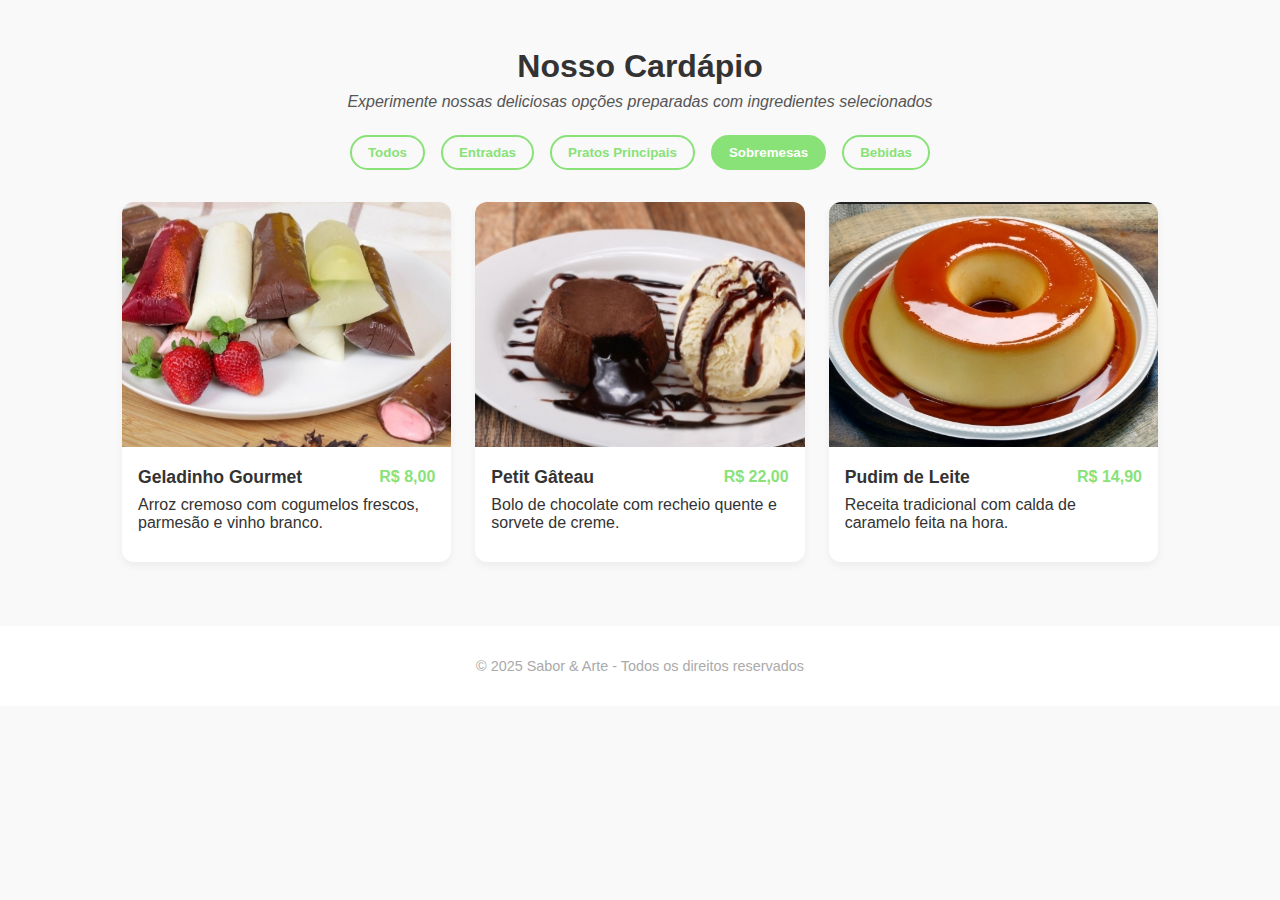
<file: desafio-html-css alteração link/sobremesas.html>
<!DOCTYPE html>
<html lang="pt-br">
  <head>
    <meta charset="UTF-8" />
    <meta name="viewport" content="width=device-width, initial-scale=1.0" />
    <title>Sabores da Vila</title>
   <link rel="stylesheet" href="https://cdnjs.cloudflare.com/ajax/libs/font-awesome/6.7.0/css/all.min.css" integrity="sha512-9xKTRVabjVeZmc+GUW8GgSmcREDunMM+Dt/GrzchfN8tkwHizc5RP4Ok/MXFFy5rIjJjzhndFScTceq5e6GvVQ==" crossorigin="anonymous" referrerpolicy="no-referrer" />
       <link rel="stylesheet" href="style.css" />
  </head>
  <body>
  <main>
      <section class="menu-section">
        <h2>Nosso Cardápio</h2>
        <p class="subtitle">
          Experimente nossas deliciosas opções preparadas com ingredientes
          selecionados
        </p>

        <div class="filters">
        <a href="index.html">  <button >Todos</button>
        <a href="entrada.html" >  <button>Entradas</button></a>
        <a href="pratosprincipais.html"><button >Pratos Principais</button></a>
        <a href="sobremesas.html"><button class="active">Sobremesas</button></a>
        <a href="bebidas.html"><button>Bebidas</button></a>
        </div>

        <div class="menu-grid">
            <div class="card">
              <img src="img/dindin.jpeg" alt="Risoto de Cogumelos">
              <div class="card-content">
                <h3>Geladinho Gourmet<span class="price">R$ 8,00</span></h3>
                <p>Arroz cremoso com cogumelos frescos, parmesão e vinho branco.</p>
              </div>
            </div>

            
          
            <div class="card">
              <img src="./img/petit gâteau.jpeg" alt="Petit Gâteau">
              <div class="card-content">
                <h3>Petit Gâteau <span class="price">R$ 22,00</span></h3>
                <p>Bolo de chocolate com recheio quente e sorvete de creme.</p>
              </div>
            </div>
          
            <div class="card">
              <img src="./img/pudim de leite.jpeg" alt="Pudim de Leite">
              <div class="card-content">
                <h3>Pudim de Leite <span class="price">R$ 14,90</span></h3>
                <p>Receita tradicional com calda de caramelo feita na hora.</p>
              </div>
            </div>
          
           
          
          
          
           
          </div>         
      </section>
    </main>
    <a href="https://web.whatsapp.com/" target="_blank" id="animacao" class="botaodewhatsapp" >
      <i class="fa-brands fa-square-whatsapp fa-bounce" style="color: #45e164;"></i>
      
     </a>

    <footer>© 2025 Sabor & Arte - Todos os direitos reservados</footer>
  </body>
</html>
</file>
<file: aula-4/style.css>
body{
    margin: 0;
    padding: 0;
    font-family: sans-serif;
}

.container{
    width: 100%;
    height: 100vh;
    display:flex;
    flex-direction: column;

}

.container header{
    width: 100%;
    display: flex;
    align-items: center;
    height: 10%;
}

.container header .logo{
    width: 20%;
    background-color: aqua;
    display: flex;
    align-items: center;
    justify-content: center;
}

.container header .logo p{
    font-size: 20px;
    font-weight: bold;
}

.container header .navegacao{
    width: 80%;
    height: 100%;
    background-color: blueviolet;
    display: flex;
    align-items: center;
  
}

.container header .navegacao nav{
    display: flex;
    gap: 30px;
    padding-left: 20px;
}

.container header .navegacao nav a{
    text-decoration: none;
   
    font-size: 20px;
    color: black;

}
#select{
    font-weight: bold;

}


.container header .btns{
    width: 10%;
    height: 100%;
    background-color: rgb(46, 43, 226);
    display:flex ;
    align-items: center;
    justify-content: center;
    gap: 20px;

}

.container header .btns a{
    text-decoration: none;
    color: black;
    font-size: 20px;
}
.container header .btns button{
    border:none;
    background-color:blue;
    color: aliceblue;
    padding: 10px 10px;
    font-size: 10px;
    border-radius: 10px;
}
.container main{
    width: 100%;
    height: 90%;
    display: flex;

}

.container main .esquerda{
    width: 50%;
    height:100%;
    display: flex;
 padding-left:40px;
    flex-direction: column;
    justify-content: center;
    
}

.container main .direita{
    width: 50%;
    height: 100%;
    display: flex;
    align-items: center;
    justify-content:center;

}

.container main .esquerda h1{
    font-size:30px;
    font-weight:bold;
    color: rgb(134, 18, 134);
}
.container main .esquerda p{
    font-size:25px;
    color: rgb(32, 6, 57);
}
.container main .esquerda button{
 width: 200px;
 height: 50px;
 border: none;
 background-color: blueviolet;
 color: blanchedalmond;
 border-radius: 15px;
 cursor: pointer;
}
</file>
<file: aula-7/style.css>
body{
    margin: 0;
    padding: 0;
    font-family:Arial, Helvetica, sans-serif;
}

.container {
    width: 100%; 
    height: 100vh;
    display: flex;
    background-color: black;
    color: white;
}
.container .esquerda{
    width: 50%;    /* definindo metade do container esquerda  */
    height: 100%;
    display: flex;
    align-items: center;
    justify-content: center;
    
}
.container .direita{
    width: 50%;
    height: 100%;
    display: flex;
    align-items: center;
    justify-content: center;
}
.container .direita .card{
  width: 50%;
  height: auto;
  display: flex;
  flex-direction: column;
  background-color:#202020;
  padding: 10px;
  padding-left:  20px;
  border-radius: 20px;
  padding-top: 10px;
  padding-right: 20px;
}
.container .direita .card .topo .linha{
    width: 150px;
    height: 4px;
    background-color: blueviolet;
    border-radius: 5px;
    
}
.container .direita .card .topo h1{
    line-height: 0px;
   
}

.container .direita .card .meio .inp .campo{
  width: 100%;
  height: 50px;
  border: none;
  border-radius: 5px;
  display: flex;
  align-items: center;
  justify-content: center;
  background-color: gray;

}
.container .direita .card .meio .inp label{
font-size: 15px;
font-weight: bold;
}
.container .direita .card .meio{
    padding-top: 10px;
    display: flex;
    gap:10px;
    flex-direction: column;
    
}


.container .direita .card .meio .inp .campo .icone{
    width: 10%;
    height: 100%;
    display: flex;
    align-items: center;
    justify-content: center;

}
.container .direita .card .meio .inp .campo .campo-input{
    width: 80%;
    height: 100%;
   display: flex;
   align-items: center;
   justify-content: center;

}
.container .direita .card .meio .inp .campo .campo-input input{
    width: 100%;
    height: 100%;
    border: none;
    background-color: transparent;
    color: white;
    outline: none;
}

.container .direita .card .meio .inp .campo .icone .valor{
    width: 10%;
    height: 100%;
    display: flex;
    align-items: center;
    justify-content: center;
    

}


.container .direita .card .meio button{
    width: 100%;
    height: 35px;
    border: none;
    border-radius: 5px;
    background-color: blueviolet;
    color: white;
    font-size: 18px;
    font-weight: bold;
}
.container .direita .card .fim{
    display: flex;
    width: 100%;
    padding-top: 10px;
    flex-direction: column;
    
}
.container .direita .card .fim .linha{
    width: 100%;
    height: 1px;
    background-color: blueviolet;
    
}
.container .direita .card .fim .resultado{
    width: 100%;
    display:flex;
}

.container .direita .card .fim .resultado .esquerda{
    width: 35%;
    height: 100%;
    display: flex;
    align-items: center;
    justify-content: center;
    flex-direction: column;
}
.container .direita .card .fim .resultado .esquerda h2{
    color:blueviolet;
    line-height: 0px;

}


.container .direita .card .fim .resultado .direita {
    text-align: center;
    width: 65%;
    height: 100%;
    display:flex ;
    align-items: center;
    justify-content: center;
    padding: 10px;
}
</file>
<file: css-pratica/styles.css>
body {
    font-family: Arial, sans-serif;
    margin: 0;
    padding: 20px;
}

h1, h2 {
    text-align: center;
}

.exercise {
    margin: 20px 0;
    padding: 20px;
    border: 1px solid #ddd;
    background-color: #f9f9f9;
}

/* Exercicio 1: Centralizar uma div */
.exercise1 {
    position: relative;
    height: 200px;
    border: 1px solid #ccc;
    display:flex;
    align-items: center;
    justify-content: center;
   
}
.exercise1 .box {
    width: 100px;
    height: 100px;
    background-color: #007bff;

   
   
}



/* Exercicio 2: Centralizar texto verticalmente */
.exercise2 {
    height: auto;
    padding: 20px;
    border: 1px solid #ccc;
    display: flex;
}
.exercise2 .column {
    width: 30%;
    height: 100px;
    background-color: #ffc107;
    text-align: center;
    line-height: 100px;
    border: 1px solid #ccc;
   
  
    

}

/* Exercicio 3: Layout em coluna */
.exercise3 {
    display: flex;
    flex-direction: column;
}
.exercise3 .column {
    width: 30%;
    height: 100px;
    background-color: #ffc107;
    text-align: center;
    line-height: 100px;
    border: 1px solid #ccc;
    
}

/* Exercicio 4: centralizar e arredondar*/
.exercise4 {
  
}
.exercise4 .column {
    width: 400px;
    height: 100px;
    color: #fff;
    background-color: #28a745;
    text-align: center;
    line-height: 100px;
    border: 1px solid #ccc;
    border-radius: 60px;

}

/* Exercicio 5: Alinhamento flexível */
.exercise5 {
    display: flex;
    align-items: center;
    justify-content: space-between;
}
.exercise5 .flex-item {
    background-color: #6c757d;
    color: white;
    padding: 20px;
    margin: 5px;
    
}

/* Exercicio 6: Botão */
.exercise6 {
    display: flex;
    align-items: center;
    justify-content: center;
}
.exercise6 button {
    width: 200px;
    height: 80px;
    border: none;
    background-color: #007bff;
    border-radius: 10px;
    color: aliceblue;
    font-weight: bold;
    font-size: 30px;


}


/* Exercicio 7: Input */
.exercise7 {
    display: flex;
    align-items: center;
    justify-content: center;
}
.exercise7 input {
    width: 220px;
    height: 70px;
    border-radius: 20px;
    background-color: black;
    padding: 5px;


}
.exercise7 input::placeholder {
    font-weight: bold;
    font-size: 20px;
    

}

.exercise8 {
    display: flex;
    align-items: center;
    justify-content: center;
    
}

.exercise8 input{
    width: 300px;
    height: 50px;
   border: #007bff;
    border: solid 1px blue;
  border-bottom:;
    border-top: none;
    border-left: none;
    border-right: none;
     padding: 5px;
    font-weight: bold;
     
}

.exercise9 {
    display: flex;
    align-items: center;
    justify-content: center;
   
}


.exercise9 button{
display: flex;
align-items: center;
justify-content: center;
  width: 290px;
    height: 60px;
    border: none;
    background-color: #5881af;
    border-radius: 10px;
    color: aliceblue;
    font-weight: bold;
    font-size: 15px;
}
.exercise9 .icone {
width: 10%;
font-size: 30px;
margin-left: 5px;
}
.exercise9 .texto{
    width: 90%;
    display: flex;
    font-weight: bold;
 justify-content: start;
 margin-left: 15px;
 font-size: 20px;



}
/* concluido */
</file>
<file: desafio-html-css alteração link/style.css>
* {
    margin: 0;
    padding: 0;
    box-sizing: border-box;
  }
  
  body {
    font-family: 'Segoe UI', Tahoma, Geneva, Verdana, sans-serif;
    background: #f9f9f9;
    color: #333;
  }
  
  header {
    background: linear-gradient(to right, #89e277, #89e277);
    color: white;
    text-align: center;
    padding: 2rem 1rem;
  }
  
  header h1 {
    font-size: 2.5rem;
    margin-bottom: 0.5rem;
  }
  
  header .info {
    margin-top: 1rem;
    font-size: 0.95rem;
    display: flex;
    flex-direction: column;
    gap: 0.2rem;
  }
  
  .menu-section {
    max-width: 1100px;
    margin: 2rem auto;
    padding: 1rem;
    text-align: center;
  }
  
  .menu-section h2 {
    font-size: 2rem;
    margin-bottom: 0.5rem;
  }
  
  .subtitle {
    font-style: italic;
    color: #555;
    margin-bottom: 1.5rem;
  }
  
  .filters {
    display: flex;
    justify-content: center;
    gap: 1rem;
    flex-wrap: wrap;
    margin-bottom: 2rem;
  }
  
  .filters button {
    background: transparent;
    border: 2px solid #89e277;
    color: #89e277;
    padding: 0.5rem 1rem;
    border-radius: 20px;
    cursor: pointer;
    transition: 0.3s;
    font-weight: bold;
  }
  
  .filters .active,
  .filters button:hover {
    background: #89e277;
    color: white;
  }
  
  .menu-grid {
    display: grid;
    grid-template-columns: repeat(auto-fit, minmax(280px, 1fr));
    gap: 1.5rem;
    padding: 0 1rem;
  }
  
  .card {
    background: white;
    min-height: 360px;
    border-radius: 12px;
    overflow: hidden;
    box-shadow: 0 4px 8px rgba(0,0,0,0.05);
    transition: transform 0.3s;
  }
  
  .card:hover {
    transform: translateY(-5px);
  }
  
  .card img {
    width: 100%;
    min-height: 68%;
    object-fit: cover;
  }
  
  .card-content {
    padding: 1rem;
    text-align: left;
  }
  
  .card h3 {
    font-size: 1.1rem;
    display: flex;
    justify-content: space-between;
    align-items: center;
    margin-bottom: 0.5rem;
  }
  
  .price {
    color: #89e277;
    font-weight: bold;
    font-size: 1rem;
  }
  
  footer {
    text-align: center;
    padding: 2rem 1rem;
    background-color: #fff;
    font-size: 0.9rem;
    color: #aaa;
    margin-top: 3rem;
  }
  

  .botaodewhatsapp{
    position: fixed;
    width: 60px;
    height: 60px;
    bottom: 40px;
    right: 50px;
    /* background-color: #25d366; */
    /* color: #FFF; */
    border-radius: 50px;
    text-align: center;
    font-size: 60px;
    /* box-shadow: 1px 1px 2px #888; */
    /* z-index: 1000; */
   
  }
</file>
<file: projeto-aula-5/style.css>
body{
    margin:0;
    padding: 0;
    font-family: sans-serif;
}

.container {
    width: 100%;
    height: 100vh;
    display: flex;

}
.container .esquerda{
    width: 50%;
    height: 100%;
    background-color: #6194ef;
    /* para borda */
    border-top-right-radius:150px ;
    border-bottom-right-radius: 150px;
    color:white;
    /* para alinhar */
    display: flex;
    align-items: center;
    justify-content: center;
    /* um em cima do outro */
    flex-direction: column; 
}
  
.container .esquerda h1{
    font-size: 50px;
}

.container .esquerda p{
    font-size: 30px;
}
.container .esquerda button{
    width: 200px;
    height: 50px;
border: 1px solid white;
    background-color: transparent;
    color: white;
    font-size: 15px;
    border-radius: 10px;  /*arredondar*/
    cursor: pointer;
    font-weight: bold;
}

.container .direita {
    width: 50%;
    height: 100%;
    display: flex;
    align-items: center;
    justify-content: center;
    flex-direction: column;
}

.container .direita h1{
    font-size: 50px;
}
.container .direita .inp{
    width: 70%;
    height: 50px;
    display: flex; 
    background-color: #ededed;
    margin-bottom: 20px; 
    border-radius: 10px;
    
}
.container .direita .inp .campo{
    width: 90%;
    height: 100%;


}

.container .direita .inp .campo input{
    width: 100%;
    height: 100%;
    border: none;
    outline: none;
    background-color: transparent;
    border-radius: 10px;
    padding-left: 10px;
    font-size: 15px;
}

.container .direita .inp .icone {
    width: 10%;
    height: 100%;
    display: flex;
    align-items: center;
    justify-content: center;
    font-size: 18px;
    color: #7c7c7c;
}

.container .direita a{
    text-decoration: none;
    color: black;
    font-size: 18px;

}

.container .direita button{
    width: 70%;
    height: 50px;
    border:none;
    background-color: #6194ef;
    color: white;
    font-size:20px;
    border-radius: 10px;
    cursor:pointer;
    font-weight: bold;
    margin-top: 20px;
}

.container .direita .opcoes{
display:flex;
width: 40%;
justify-content: space-between;

}

.container .direita .opcoes .opcao{
width: 50px;
height: 50px;
border: 1px solid #989898;
border-radius: 10px;
display: flex;
align-items: center;
justify-content: center;
font-size: 20px;
}

/* RESPONSIVIDADE */

@media (max-width:767px) {
    .container{
        flex-direction: column;
    }
    .container .esquerda{
        width: 100%;
        height: 50%;
        border-top-right-radius: 0px;
        border-bottom-right-radius: 50px;
        border-bottom-left-radius: 50px;
    }
    .container .direita{
        width: 100%;
        height: 75%;
    }

    .container .esquerda h1{
        font-size: 30px;
    }
    .container .esquerda p{
        font-size: 25px;
    }


    .container .direita .inp{
        width: 90%;

    }

    .container .direita .opcoes{
        width: 60%;
    }
}

/* versao tablet */
@media (max-width:1023px) {
    .container .direita .opcoes{
        width: 50%;
    }
    
}
</file>
